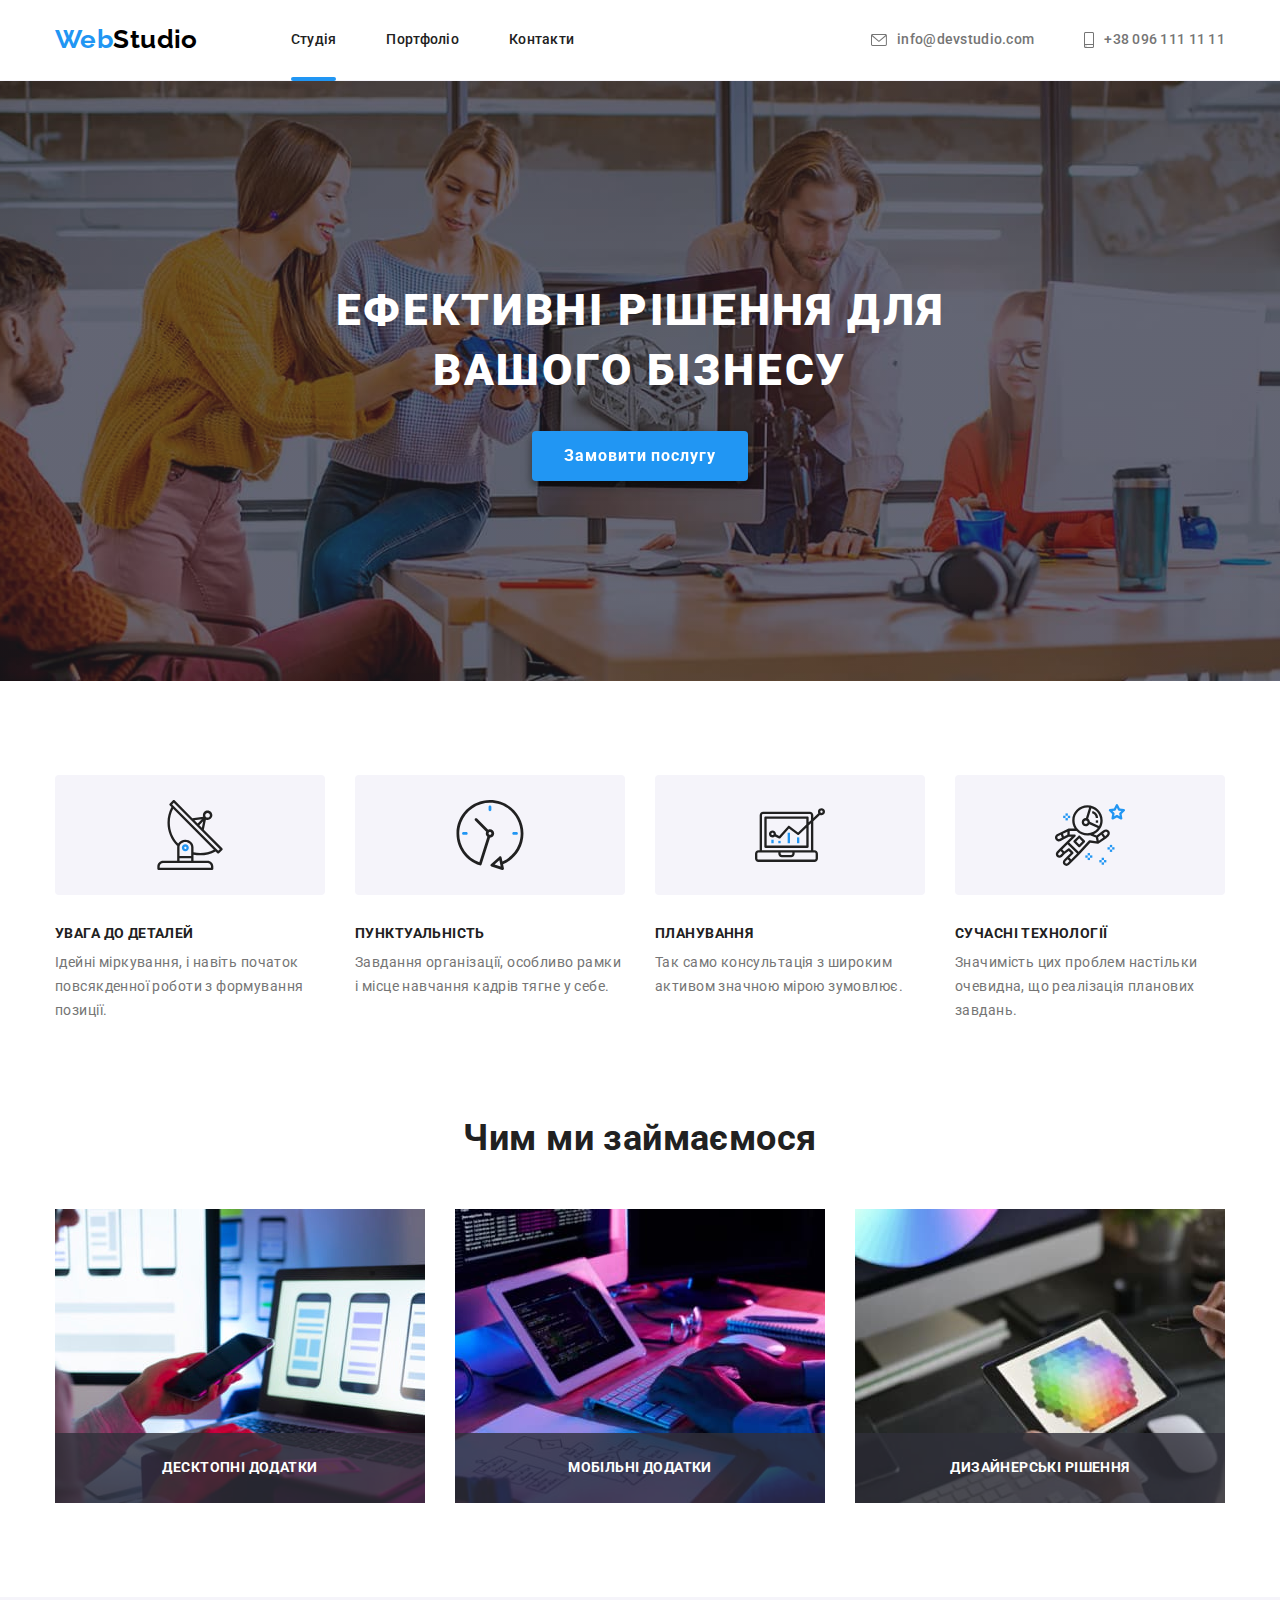
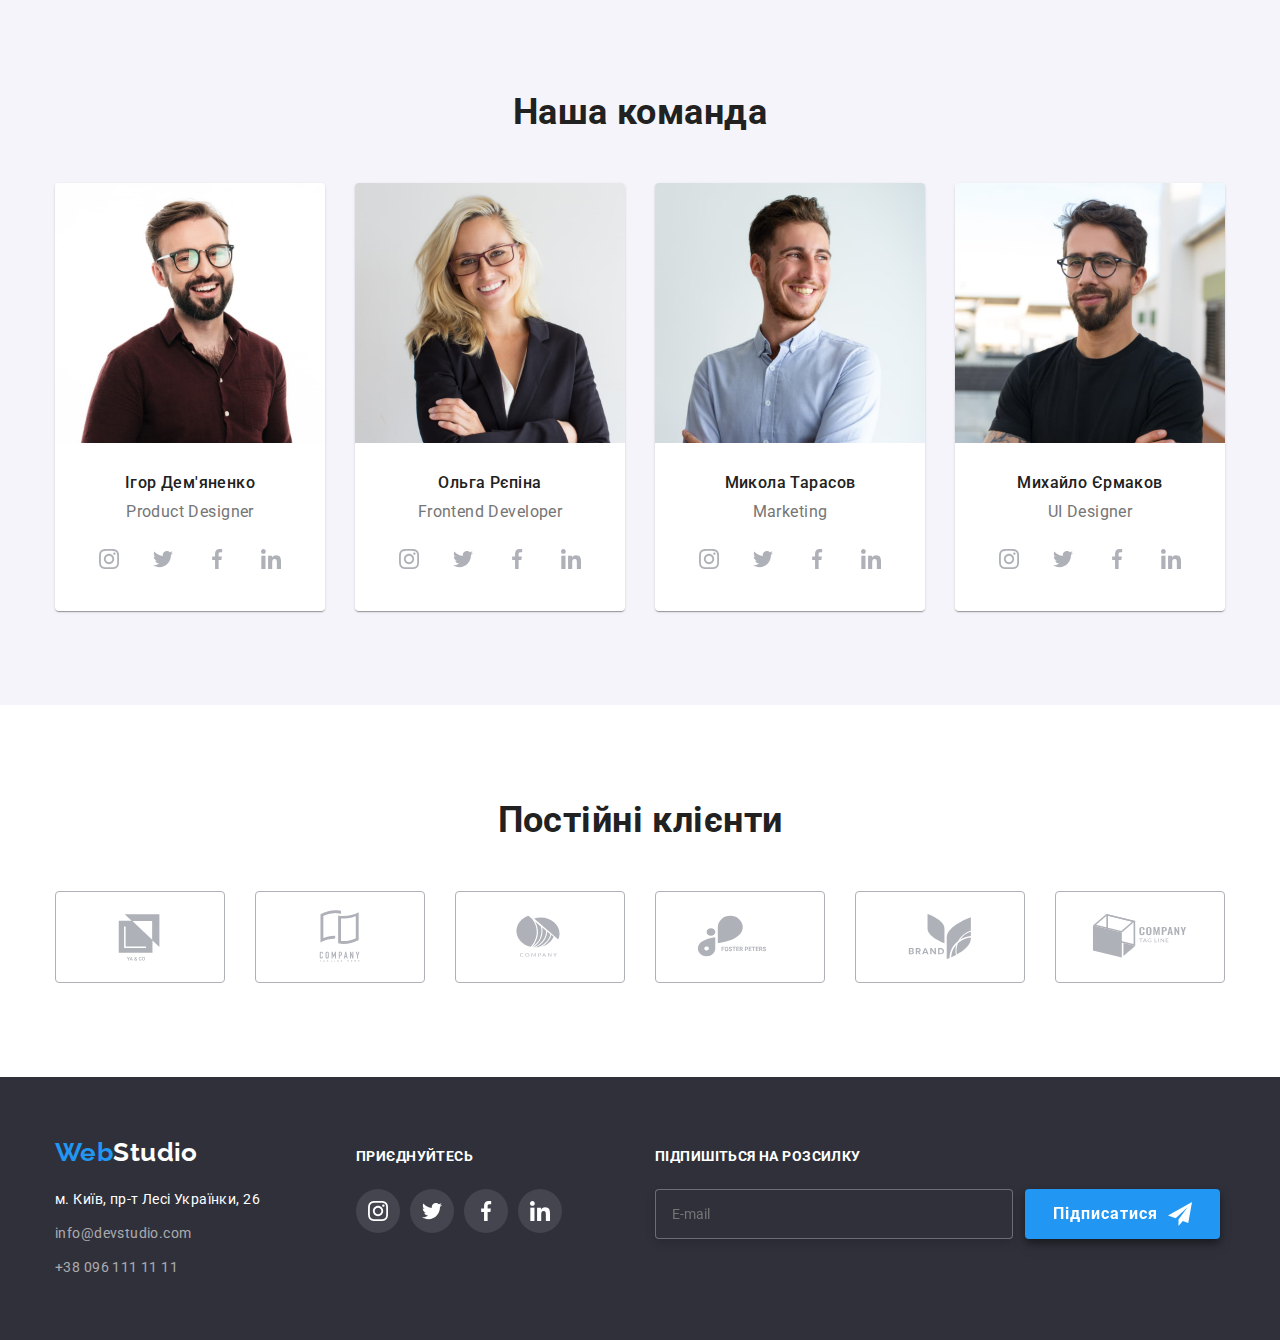
<file: index.html>
<!DOCTYPE html>
<html lang="uk">
<head>
    <meta charset="UTF-8">
    <meta http-equiv="X-UA-Compatible" content="IE=edge">
    <meta name="viewport" content="width=device-width, initial-scale=1.0">
    <title>Document</title>
    <link rel="preconnect" href="https://fonts.googleapis.com">
    <link rel="preconnect" href="https://fonts.gstatic.com" crossorigin>
    <link href="https://fonts.googleapis.com/css2?family=Raleway:wght@700&family=Roboto:wght@400;500;700;900&display=swap" rel="stylesheet">
    <link rel="stylesheet" href="https://cdnjs.cloudflare.com/ajax/libs/modern-normalize/1.1.0/modern-normalize.css" integrity="sha512-Y0MM+V6ymRKN2zStTqzQ227DWhhp4Mzdo6gnlRnuaNCbc+YN/ZH0sBCLTM4M0oSy9c9VKiCvd4Jk44aCLrNS5Q==" crossorigin="anonymous" referrerpolicy="no-referrer" />
    <link rel="stylesheet" href="./css/main.min.css">
</head>
<body>
    <!-- header -->
    <header class="header">
        <div class="container">
            <nav class="main-nav">
                <!-- Logo -->
                <a href="./index.html" lang="en" class="logo link"><span class="logo__accent">Web</span>Studio</a>
                <ul class="list main-nav__list">
                    <li class="main-nav__item"><a href="./index.html" class="main-nav__link link main-nav__underline">Студія</a></li>
                    <li class="main-nav__item"><a href="./portfolio.html" class="main-nav__link link">Портфоліо</a></li>
                    <li class="main-nav__item"><a href="" class="main-nav__link link">Контакти</a></li>
                </ul>
            </nav>
            <ul class="list header-contacts">
                <li class="header-contacts__item"><a href="mailto:info@devstudio.com" class="link header-contacts__link">
                    <svg width="16" height="12"  class="contacts-icon"><use href="./images/contacts-icons.svg#icon-mail"></use></svg>info@devstudio.com</a></li>
                <li class="header-contacts__item"><a href="tel:+380961111111" class="link header-contacts__link">
                    <svg width="10" height="16"  class="contacts-icon"><use href="./images/contacts-icons.svg#icon-smartphone"></use></svg>+38 096 111 11 11</a></li>
            </ul>
        </div>
        
    </header>
    
    <!-- main -->

    <main>

        <!-- hero -->
        <section class="hero section">
            <div class="container">
                <h1 class="hero__title">Ефективні рішення для вашого бізнесу</h1>
                <button type="button" class="hero__btn" data-modal-open>Замовити послугу</button>
            </div>
        </section>

        <section class="features section">
            <div class="container">
                <h2 class="visually-hidden">Особливості</h2>
                <ul class="list features__list">
                    <li class="features__item">
                        <div class="features__icons">
                            <svg width="70" height="70">
                                <use href="./images/icons-features.svg#icon-antenna"></use>
                            </svg>
                        </div>
                        <h3 class="features__title">УВАГА ДО ДЕТАЛЕЙ</h3>
                        <p>Ідейні міркування, і навіть початок повсякденної роботи з формування позиції.</p>
                    </li>
                    <li class="features__item">
                        <div class="features__icons">
                            <svg width="70" height="70">
                                <use href="./images/icons-features.svg#icon-clock"></use>
                            </svg>
                        </div>
                        <h3 class="features__title">ПУНКТУАЛЬНІСТЬ</h3>
                        <p>Завдання організації, особливо рамки і місце навчання кадрів тягне у себе.</p>
                    </li>
                    <li class="features__item">
                        <div class="features__icons">
                            <svg width="70" height="70">
                                <use href="./images/icons-features.svg#icon-diagram"></use>
                            </svg>
                        </div>
                        <h3 class="features__title">ПЛАНУВАННЯ</h3>
                        <p>Так само консультація з широким активом значною мірою зумовлює.</p>
                    </li>
                    <li class="features__item">
                        <div class="features__icons">
                            <svg width="70" height="70">
                                <use href="./images/icons-features.svg#icon-astronaut"></use>
                            </svg>
                        </div>
                        <h3 class="features__title">СУЧАСНІ ТЕХНОЛОГІЇ</h3>
                        <p>Значимість цих проблем настільки очевидна, що реалізація планових завдань.</p>
                    </li>
                </ul>
            </div>
        </section>

        <section class="services section">
            <div class="container">
                <h2 class="sction__title">Чим ми займаємося</h2>
                <ul class="list services-list">
                    <li class="services-item"><img
                        src="./images/img_1.jpg" 
                        alt="Програміст пише код" 
                        width="370"
                        height="294"
                        >
                        <p class="servises-title">
                            Десктопні додатки
                        </p>
                    </li>
                    <li class="services-item"><img
                        src="./images/img_2.jpg" 
                        alt="Веб розробник працює над дизайном сайту" 
                        width="370"
                        height="294"
                        >
                        <p class="servises-title">
                            Мобільні додатки
                        </p>
                    </li>
                    <li class="services-item"><img
                        src="./images/img_3.jpg" 
                        alt="Дизайнер працює з палітрою кольорів" 
                        width="370"
                        height="294"
                        >
                        <p class="servises-title">
                            Дизайнерські рішення
                        </p>
                    </li>
                </ul>
            </div>
        </section>
        
        <section class="team section">
            <div class="container">
                <h2 class="sction__title">Наша команда</h2>
                <ul class="list team__list">
                    <li class="card">
                        <img 
                            src="./images/employee_1.jpg" 
                            alt="Усміхнений чоловік в окулярах та бордовій сорочці"
                            width="270"
                            height="260"
                            >
                        <div class="card__text">
                            <h3 class="card__name">Ігор Дем'яненко</h3>
                            <p lang="en" class="card__about">Product Designer</p>
                        </div>

                        <div>
                            <ul class="social-network__list list">
                                <li class="social-network__item">
                                    <a class="social-network__link" href="">
                                        <svg width="20" height="20" class="social-network__icon">
                                            <use href="./images/social-network-icons.svg#icon-instagram"></use>
                                        </svg>
                                    </a>
                                </li>
                                <li class="social-network__item">
                                    <a class="social-network__link" href="">
                                        <svg width="20" height="20" class="social-network__icon">
                                            <use href="./images/social-network-icons.svg#icon-twitter"></use>
                                        </svg>
                                    </a>
                                </li>
                                <li class="social-network__item">
                                    <a class="social-network__link" href="">
                                        <svg width="20" height="20" class="social-network__icon">
                                            <use href="./images/social-network-icons.svg#icon-facebook"></use>
                                        </svg>
                                    </a>
                                </li>
                                <li class="social-network__item">
                                    <a class="social-network__link" href="">
                                        <svg width="20" height="20" class="social-network__icon">
                                            <use href="./images/social-network-icons.svg#icon-linkedin"></use>
                                        </svg>
                                    </a>
                                </li>
                            </ul>
                        </div>

                    </li>
                    <li class="card">
                        <img 
                            src="./images/employee_2.jpg" 
                            alt="Усміхнена жінка в окулярах та чорному жакеті"
                            width="270"
                            height="260"
                            >
                        <div class="card__text">
                            <h3 class="card__name">Ольга Рєпіна</h3>
                            <p lang="en" class="card__about">Frontend Developer</p>
                        </div>
                        <ul class="social-network__list list">
                            <li class="social-network__item">
                                <a class="social-network__link" href="">
                                    <svg width="20" height="20" class="social-network__icon">
                                        <use href="./images/social-network-icons.svg#icon-instagram"></use>
                                    </svg>
                                </a>
                            </li>
                            <li class="social-network__item">
                                <a class="social-network__link" href="">
                                    <svg width="20" height="20" class="social-network__icon">
                                        <use href="./images/social-network-icons.svg#icon-twitter"></use>
                                    </svg>
                                </a>
                            </li>
                            <li class="social-network__item">
                                <a class="social-network__link" href="">
                                    <svg width="20" height="20" class="social-network__icon">
                                        <use href="./images/social-network-icons.svg#icon-facebook"></use>
                                    </svg>
                                </a>
                            </li>
                            <li class="social-network__item">
                                <a class="social-network__link" href="">
                                    <svg width="20" height="20" class="social-network__icon">
                                        <use href="./images/social-network-icons.svg#icon-linkedin"></use>
                                    </svg>
                                </a>
                            </li>
                        </ul>
                    </li>
                    <li class="card">
                        <img 
                            src="./images/employee_3.jpg" 
                            alt="Усміхнений чоловік в блакитній сорочці"
                            width="270"
                            height="260"
                            >
                        <div class="card__text">
                            <h3 class="card__name">Микола Тарасов</h3>
                            <p lang="en" class="card__about">Marketing</p>
                        </div>
                        <ul class="social-network__list list">
                            <li class="social-network__item">
                                <a class="social-network__link" href="">
                                    <svg width="20" height="20" class="social-network__icon">
                                        <use href="./images/social-network-icons.svg#icon-instagram"></use>
                                    </svg>
                                </a>
                            </li>
                            <li class="social-network__item">
                                <a class="social-network__link" href="">
                                    <svg width="20" height="20" class="social-network__icon">
                                        <use href="./images/social-network-icons.svg#icon-twitter"></use>
                                    </svg>
                                </a>
                            </li>
                            <li class="social-network__item">
                                <a class="social-network__link" href="">
                                    <svg width="20" height="20" class="social-network__icon">
                                        <use href="./images/social-network-icons.svg#icon-facebook"></use>
                                    </svg>
                                </a>
                            </li>
                            <li class="social-network__item">
                                <a class="social-network__link" href="">
                                    <svg width="20" height="20" class="social-network__icon">
                                        <use href="./images/social-network-icons.svg#icon-linkedin"></use>
                                    </svg>
                                </a>
                            </li>
                        </ul>
                    </li>
                    <li class="card">
                        <img 
                            src="./images/employee_4.jpg" 
                            alt="Усміхнений чоловік в окулярах та чорній футболці"
                            width="270"
                            height="260"
                            >
                        <div class="card__text">
                            <h3 class="card__name">Михайло Єрмаков</h3>
                            <p lang="en" class="card__about">UI Designer</p>
                        </div>
                        <ul class="social-network__list list">
                            <li class="social-network__item">
                                <a class="social-network__link" href="">
                                    <svg width="20" height="20" class="social-network__icon">
                                        <use href="./images/social-network-icons.svg#icon-instagram"></use>
                                    </svg>
                                </a>
                            </li>
                            <li class="social-network__item">
                                <a class="social-network__link" href="">
                                    <svg width="20" height="20" class="social-network__icon">
                                        <use href="./images/social-network-icons.svg#icon-twitter"></use>
                                    </svg>
                                </a>
                            </li>
                            <li class="social-network__item">
                                <a class="social-network__link" href="">
                                    <svg width="20" height="20" class="social-network__icon">
                                        <use href="./images/social-network-icons.svg#icon-facebook"></use>
                                    </svg>
                                </a>
                            </li>
                            <li class="social-network__item">
                                <a class="social-network__link" href="">
                                    <svg width="20" height="20" class="social-network__icon">
                                        <use href="./images/social-network-icons.svg#icon-linkedin"></use>
                                    </svg>
                                </a>
                            </li>
                        </ul>
                    </li>
                </ul>
            </div>
        </section>

        <section class="section">
            <div class="container">
                <h2 class="sction__title">Постійні клієнти</h2>
                <div>
                    <ul class="list clients__list">
                        <li class="clients__item">
                            <a href="" class="clients__link">
                                <svg width="106" height="60" class="clients">
                                    <use href="./images/clients-icons.svg#icon-Logo-1"></use>
                                </svg>
                            </a>
                        </li>
                        <li class="clients__item">
                            <a href="" class="clients__link">
                                <svg width="106" height="60" class="clients">
                                    <use href="./images/clients-icons.svg#icon-Logo-2"></use>
                                </svg>
                            </a>
                        </li>
                        <li class="clients__item">
                            <a href="" class="clients__link">
                                <svg width="106" height="60" class="clients">
                                    <use href="./images/clients-icons.svg#icon-Logo-3"></use>
                                </svg>
                            </a>
                        </li>
                        <li class="clients__item">
                            <a href="" class="clients__link">
                                <svg width="106" height="60" class="clients">
                                    <use href="./images/clients-icons.svg#icon-Logo-4"></use>
                                </svg>
                            </a>
                        </li>
                        <li class="clients__item">
                            <a href="" class="clients__link">
                                <svg width="106" height="60" class="clients">
                                    <use href="./images/clients-icons.svg#icon-Logo-5"></use>
                                </svg>
                            </a>
                        </li>
                        <li class="clients__item">
                            <a href="" class="clients__link">
                                <svg width="106" height="60" class="clients">
                                    <use href="./images/clients-icons.svg#icon-Logo-6"></use>
                                </svg>
                            </a>
                        </li>
                    </ul>
                </div>
            </div>
        </section>

    </main>

    <!--footer-->

    <footer class="footer">
        <div class="container footer__container">
            
            <div class="address">
                <!--Logo-->
                <a href="" lang="en" class="footer__logo link"><span class="logo__accent link">Web</span>Studio</a>
                <address>
                    <ul class="address__list">
                        <li class="address__item"><a 
                                href="https://goo.gl/maps/4PHzCo6PyJ894an87"
                                target="_blank"
                                rel="noopened noreferrer nofollow"
                                class="link address__map"
                                >
                                м. Київ, пр-т Лесі Українки, 26
                            </a>
                        </li>
                        <li class="address__item"><a href="mailto:info@devstudio.com" class="link address__link">info@devstudio.com</a></li>
                        <li class="address__item"><a href="tell:+380961111111" class="link address__link">+38 096 111 11 11</a></li>
                    </ul>
                </address>
            </div>

            <div class="join">
                <p class="form-title">приєднуйтесь</p>
                <ul class="social-network__list join__list">
                    <li class="social-network__item">
                        <a class="social-network__link" href="">
                            <svg width="20" height="20" class="join__icon">
                                <use href="./images/social-network-icons.svg#icon-instagram"></use>
                            </svg>
                        </a>
                    </li>
                    <li class="social-network__item">
                        <a class="social-network__link" href="">
                            <svg width="20" height="20" class="join__icon">
                                <use href="./images/social-network-icons.svg#icon-twitter"></use>
                            </svg>
                        </a>
                    </li>
                    <li class="social-network__item">
                        <a class="social-network__link" href="">
                            <svg width="20" height="20" class="join__icon">
                                <use href="./images/social-network-icons.svg#icon-facebook"></use>
                            </svg>
                        </a>
                    </li>
                    <li class="social-network__item">
                        <a class="social-network__link" href="">
                            <svg width="20" height="20" class="join__icon">
                                <use href="./images/social-network-icons.svg#icon-linkedin"></use>
                            </svg>
                        </a>
                    </li>
                </ul>
                
            </div>
            <form action="" class="subscription">
                <div class="subscription__form">
                    <label for="subscription" class="form-title">Підпишіться на розсилку</label>
                    <input type="email"  name="email" class="subscription__input" placeholder="E-mail" id="subscription">
                </div>
                <button type="submit" class="subscription__btn">Підписатися
                    <svg width="24" height="24"  class="subscription__icon"><use href="./images/contacts-icons.svg#icon-send"></use>
                    </svg>
                </button>
            </form>
        </div>

        <div class="backdrop is-hidden" data-modal>
            <div class="modal">
                <button class="close__btn" data-modal-close>
                    <svg class="close">
                        <use href="./images/contacts-icons.svg#x"></use>
                    </svg>
                </button>
                <h3 class="modal__title">Залиште свої дані, ми вам передзвонимо</h3>
                <form action="" class="modal-form">
                    <div class="modal__input-group">
                        <label for="name" class="modal__input-title">Ім'я</label>
                        <div class="modal__icon-container">
                            <input type="text" name="user-name" class="modal__input" id="name">
                            <svg width="18" height="18"  class="modal__icon"><use href="./images/contacts-icons.svg#icon-person"></use>
                            </svg>
                        </div>
                    </div>
                    <div class="modal__input-group">
                        <label for="tel" class="modal__input-title">Телефон</label>
                        <div class="modal__icon-container">
                            <input type="number" name="tel" class="modal__input" id="tel">
                            <svg width="18" height="18"  class="modal__icon"><use href="./images/contacts-icons.svg#icon-phone"></use>
                            </svg>
                        </div>
                    </div>
                    <div class="modal__input-group">
                        <label for="email-modal" class="modal__input-title">Пошта</label>
                        <div class="modal__icon-container">
                            <input type="mail" name="email" class="modal__input" id="email-modal">
                            <svg width="18" height="18"  class="modal__icon"><use href="./images/contacts-icons.svg#icon-email"></use>
                            </svg>
                        </div>
                    </div>
                    <div class="modal__input-group input-group__textarea">
                        <label for="comment" class="modal__input-title">Коментар</label>
                        <div class="modal__icon-container">
                            <textarea name="comment" class="modal__textarea" id="comment" placeholder="Введіть текст"></textarea>
                        </div>
                    </div>
                    <div class="modal__checkbox">
                        <input type="checkbox" name="politic" id="politic" class="modal__politic-check visually-hidden" >
                        <label for="politic" class="modal__politic-label">Погоджуюся з розсилкою та приймаю  <a href="" class="modal__link">Умови договору</a></label>
                    </div>
                    <button type="submit" class="modal__main-btn">Відправити</button>
                    
                </form>
            </div>
        </div>
        

        

    </footer>
    <script src="./js/modal.js"></script>
</body>
</html>
</file>
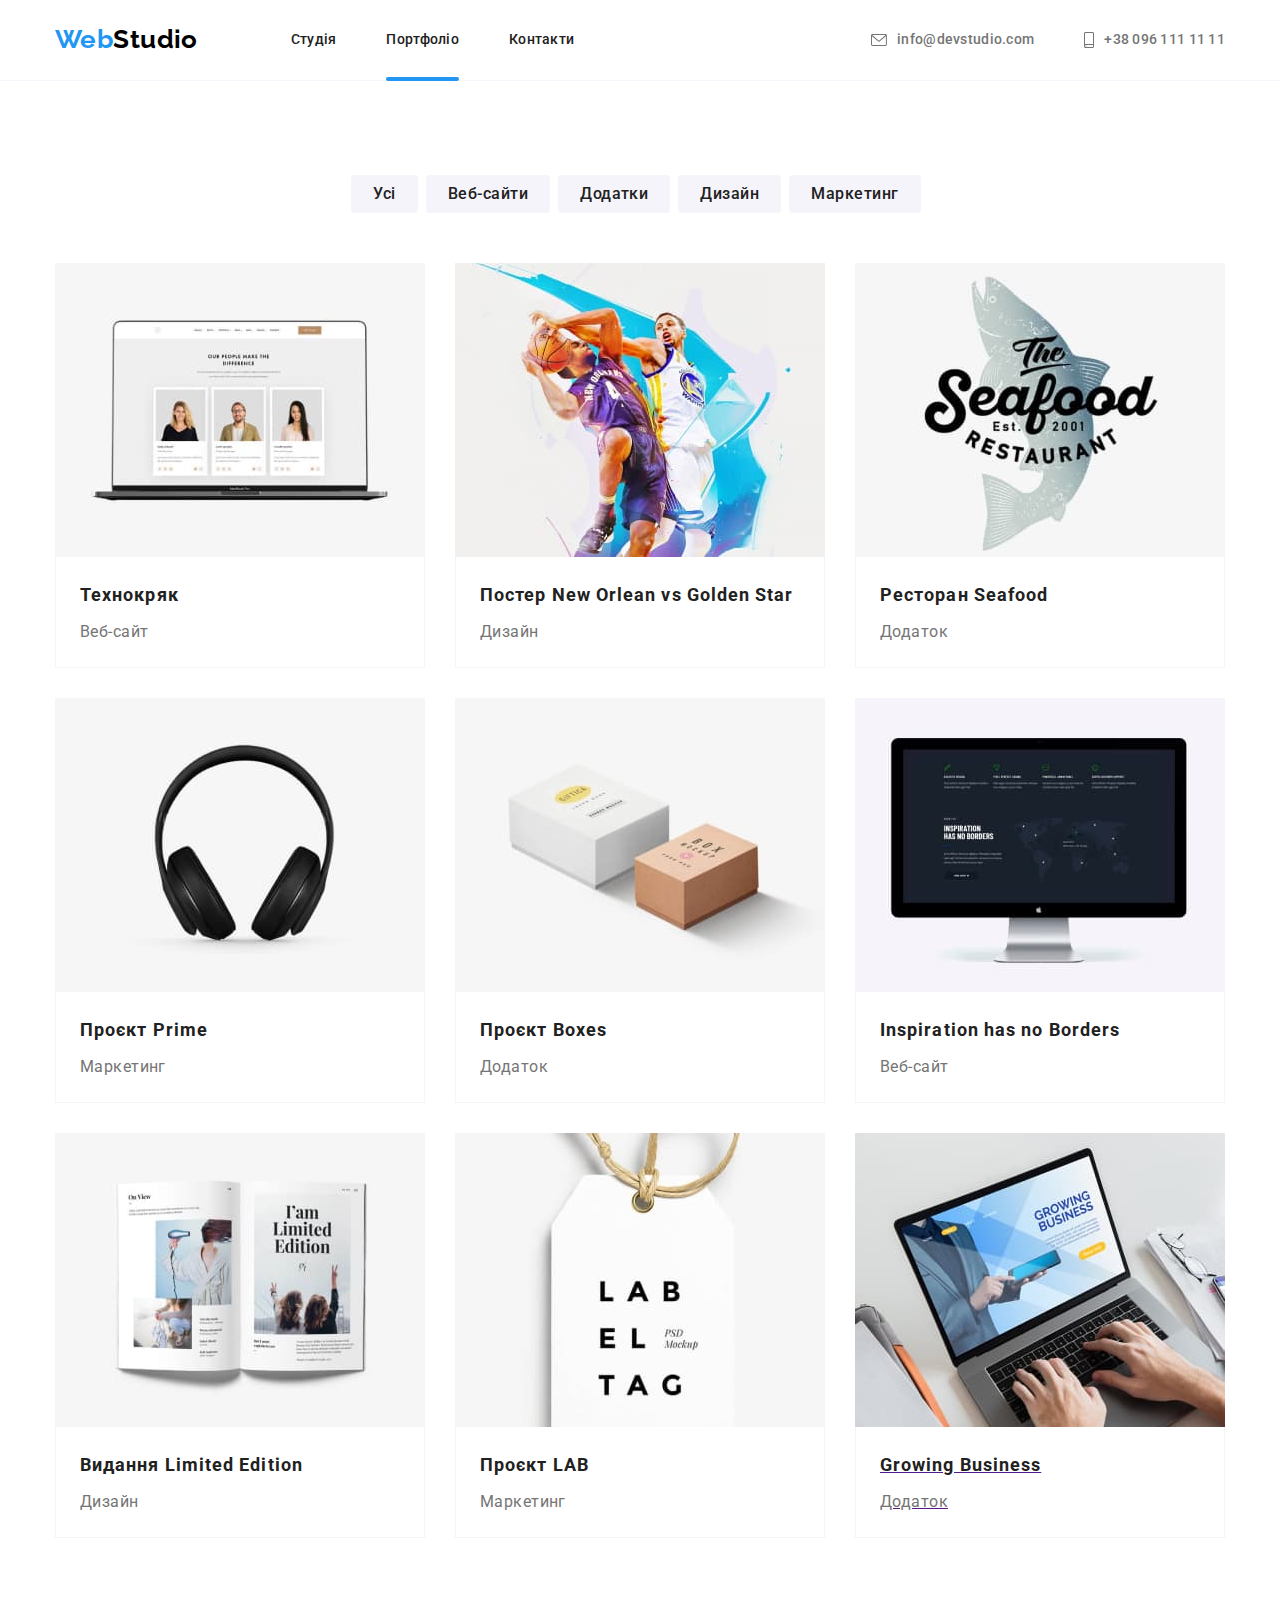
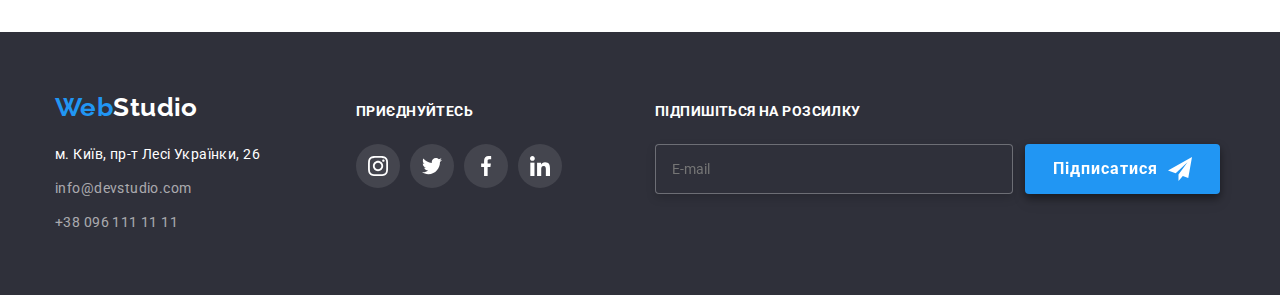
<file: portfolio.html>
<!DOCTYPE html>
<html lang="uk">
<head>
    <meta charset="UTF-8">
    <meta http-equiv="X-UA-Compatible" content="IE=edge">
    <meta name="viewport" content="width=device-width, initial-scale=1.0">
    <title>Document</title>
    <link rel="preconnect" href="https://fonts.googleapis.com">
    <link rel="preconnect" href="https://fonts.gstatic.com" crossorigin>
    <link href="https://fonts.googleapis.com/css2?family=Raleway:wght@700&family=Roboto:wght@400;500;700;900&display=swap" rel="stylesheet">
    <link rel="stylesheet" href="https://cdnjs.cloudflare.com/ajax/libs/modern-normalize/1.1.0/modern-normalize.css" integrity="sha512-Y0MM+V6ymRKN2zStTqzQ227DWhhp4Mzdo6gnlRnuaNCbc+YN/ZH0sBCLTM4M0oSy9c9VKiCvd4Jk44aCLrNS5Q==" crossorigin="anonymous" referrerpolicy="no-referrer" />
    <link rel="stylesheet" href="./css/main.min.css">
</head>
</head>

<body>
    <!-- header -->
    <header class="header">
        <div class="container">
            <nav class="main-nav">
                <!-- Logo -->
                <a href="./index.html" lang="en" class="logo link"><span class="logo__accent">Web</span>Studio</a>
                <ul class="list main-nav__list">
                    <li class="main-nav__item"><a href="./index.html" class="main-nav__link link ">Студія</a></li>
                    <li class="main-nav__item"><a href="./portfolio.html" class="main-nav__link link main-nav__underline">Портфоліо</a></li>
                    <li class="main-nav__item"><a href="" class="main-nav__link link">Контакти</a></li>
                </ul>
            </nav>
            <ul class="list header-contacts">
                <li class="header-contacts__item"><a href="mailto:info@devstudio.com" class="link header-contacts__link">
                    <svg width="16" height="12"  class="contacts-icon"><use href="./images/contacts-icons.svg#icon-mail"></use></svg>info@devstudio.com</a></li>
                <li class="header-contacts__item"><a href="tel:+380961111111" class="link header-contacts__link">
                    <svg width="10" height="16"  class="contacts-icon"><use href="./images/contacts-icons.svg#icon-smartphone"></use></svg>+38 096 111 11 11</a></li>
            </ul>
        </div>
        
    </header>
     
    <!-- main -->

    <main>
        <section class="portfolio section">
            <div class="container">
                <h1 class="visually-hidden">
                    Портфоліо
                </h1>
                <ul class="list filter">
                    <li class="filter__item">
                        <button type="button" class="filter__btn pointer">Усі</button>
                    </li>

                    <li class="filter__item">
                        <button type="button" class="filter__btn pointer">Веб-сайти</button>
                    </li>

                    <li class="filter__item">
                        <button type="button" class="filter__btn pointer">Додатки</button>
                    </li>

                    <li class="filter__item">
                        <button type="button" class="filter__btn pointer">Дизайн</button>
                    </li>

                    <li class="filter__item">
                        <button type="button" class="filter__btn pointer">Маркетинг</button>
                    </li>
                </ul>

                <ul class="list portfolio">
                    <li class="item portfolio__item">
                        <a href="" class="portfolio__link link">
                        <div class="portfolio__img">
                            <img src="./images/portfolio-images/img-1.jpg" alt="Ноутбук на якому відкрито сайт">
                            <p class="portfolio__overlay-text">Ресурс пропонує комплексні пропозиції з різним рівнем функціоналу та сервісів. Все це дозволить відвідувачу отримати вичерпні відомості про компанію чи приватну особу.</p>
                        </div>
                        <div class="portfolio__text">    
                            <h2 class="portfolio__title">Технокряк</h2>
                            <p class="portfolio__unit">Веб-сайт</p>
                        </div>
                    </a>
                    </li>
                    <li class="item portfolio__item">
                        <a href="" class="portfolio__link link">
                            <div class="portfolio__img">
                                <img src="./images/portfolio-images/img-2.jpg" alt="Стилізоване зображення з баскетболістами" width="370">
                                <p class="portfolio__overlay-text">Ресурс пропонує комплексні пропозиції з різним рівнем функціоналу та сервісів. Все це дозволить відвідувачу отримати вичерпні відомості про компанію чи приватну особу.</p>
                            </div>
                            <div class="portfolio__text"> 
                                <h2 class="portfolio__title">Постер New Orlean vs Golden Star</h2>
                                <p class="portfolio__unit">Дизайн</p>
                            </div>
                        </a>
                    </li>
                    <li class="item portfolio__item">
                        <a href="" class="portfolio__link link">
                            <div class="portfolio__img">
                                <img src="./images/portfolio-images/img-3.jpg" alt="Лого ресторану на стиліозваному тлі" width="370">
                                <p class="portfolio__overlay-text">Ресурс пропонує комплексні пропозиції з різним рівнем функціоналу та сервісів. Все це дозволить відвідувачу отримати вичерпні відомості про компанію чи приватну особу.</p>
                            </div>
                            <div class="portfolio__text">
                                <h2 class="portfolio__title">Ресторан Seafood</h2>
                                <p class="portfolio__unit">Додаток</p>
                            </div>
                        </a>
                    </li>
                    <li class="item portfolio__item">
                        <a href="" class="portfolio__link link">
                            <div class="portfolio__img">
                                <img src="./images/portfolio-images/img-4.jpg" alt="Акустичні навушники" width="370">
                                <p class="portfolio__overlay-text">Ресурс пропонує комплексні пропозиції з різним рівнем функціоналу та сервісів. Все це дозволить відвідувачу отримати вичерпні відомості про компанію чи приватну особу.</p>
                            </div>
                            <div class="portfolio__text">
                                <h2 class="portfolio__title">Проєкт Prime</h2>
                                <p class="portfolio__unit">Маркетинг</p>
                            </div>
                        </a>
                    </li>
                    <li class="item portfolio__item">
                        <a href="" class="portfolio__link link">
                            <div class="portfolio__img">
                                <img src="./images/portfolio-images/img-5.jpg" alt="Дві коробки, білого та коричневого кольору" width="370">
                                <p class="portfolio__overlay-text">Ресурс пропонує комплексні пропозиції з різним рівнем функціоналу та сервісів. Все це дозволить відвідувачу отримати вичерпні відомості про компанію чи приватну особу.</p>
                            </div>
                            <div class="portfolio__text">
                                <h2 class="portfolio__title">Проєкт Boxes</h2>
                                <p class="portfolio__unit">Додаток</p>
                            </div>
                        </a>
                    </li>
                    <li class="item portfolio__item">
                        <a href="" class="portfolio__link link">
                            <div class="portfolio__img">
                                <img src="./images/portfolio-images/img-6.jpg" alt="Монітор ПК з відкритим на ньому сайтом" width="370">
                                <p class="portfolio__overlay-text">Ресурс пропонує комплексні пропозиції з різним рівнем функціоналу та сервісів. Все це дозволить відвідувачу отримати вичерпні відомості про компанію чи приватну особу.</p>
                            </div>
                            <div class="portfolio__text">
                                <h2 class="portfolio__title">Inspiration has no Borders</h2>
                                <p class="portfolio__unit">Веб-сайт</p>
                            </div>
                        </a>
                    </li>
                    <li class="item portfolio__item">
                        <a href="" class="portfolio__link link">
                            <div class="portfolio__img">
                                <img src="./images/portfolio-images/img-7.jpg" alt="Журнал" width="370">
                                <p class="portfolio__overlay-text">Ресурс пропонує комплексні пропозиції з різним рівнем функціоналу та сервісів. Все це дозволить відвідувачу отримати вичерпні відомості про компанію чи приватну особу.</p>
                            </div>
                            <div class="portfolio__text">
                                <h2 class="portfolio__title">Видання Limited Edition</h2>
                                <p class="portfolio__unit">Дизайн</p>
                            </div>
                        </a>
                    </li>
                    <li class="item portfolio__item">
                        <a href="" class="portfolio__link link">
                            <div class="portfolio__img">
                                <img src="./images/portfolio-images/img-8.jpg" alt="Бірка" width="370">
                                <p class="portfolio__overlay-text">Ресурс пропонує комплексні пропозиції з різним рівнем функціоналу та сервісів. Все це дозволить відвідувачу отримати вичерпні відомості про компанію чи приватну особу.</p>
                            </div>
                            <div class="portfolio__text">
                                <h2 class="portfolio__title">Проєкт LAB</h2>
                                <p class="portfolio__unit">Маркетинг</p>
                            </div>
                        </a>
                    </li>
                    <li class="item portfolio__item">
                        <a href="" class="portfolio__link">
                            <div class="portfolio__img">
                                <img src="./images/portfolio-images/img-9.jpg" alt="Людина працює за комп'ютером" width="370">
                                <p class="portfolio__overlay-text">Ресурс пропонує комплексні пропозиції з різним рівнем функціоналу та сервісів. Все це дозволить відвідувачу отримати вичерпні відомості про компанію чи приватну особу.</p>
                            </div>
                            <div class="portfolio__text">
                                <h2 class="portfolio__title">Growing Business</h2>
                                <p class="portfolio__unit">Додаток</p>
                            </div>
                        </a>
                    </li>
                </ul>
        </div>
        </section>

    </main>
    <!--footer-->

    <footer class="footer">
        <div class="container footer__container">
            
            <div class="address">
                <!--Logo-->
                <a href="" lang="en" class="footer__logo link"><span class="logo__accent link">Web</span>Studio</a>
                <address>
                    <ul class="address__list">
                        <li class="address__item"><a 
                                href="https://goo.gl/maps/4PHzCo6PyJ894an87"
                                target="_blank"
                                rel="noopened noreferrer nofollow"
                                class="link address__map"
                                >
                                м. Київ, пр-т Лесі Українки, 26
                            </a>
                        </li>
                        <li class="address__item"><a href="mailto:info@devstudio.com" class="link address__link">info@devstudio.com</a></li>
                        <li class="address__item"><a href="tell:+380961111111" class="link address__link">+38 096 111 11 11</a></li>
                    </ul>
                </address>
            </div>

            <div class="join">
                <p class="form-title">приєднуйтесь</p>
                <ul class="social-network__list join__list">
                    <li class="social-network__item">
                        <a class="social-network__link" href="">
                            <svg width="20" height="20" class="join__icon">
                                <use href="./images/social-network-icons.svg#icon-instagram"></use>
                            </svg>
                        </a>
                    </li>
                    <li class="social-network__item">
                        <a class="social-network__link" href="">
                            <svg width="20" height="20" class="join__icon">
                                <use href="./images/social-network-icons.svg#icon-twitter"></use>
                            </svg>
                        </a>
                    </li>
                    <li class="social-network__item">
                        <a class="social-network__link" href="">
                            <svg width="20" height="20" class="join__icon">
                                <use href="./images/social-network-icons.svg#icon-facebook"></use>
                            </svg>
                        </a>
                    </li>
                    <li class="social-network__item">
                        <a class="social-network__link" href="">
                            <svg width="20" height="20" class="join__icon">
                                <use href="./images/social-network-icons.svg#icon-linkedin"></use>
                            </svg>
                        </a>
                    </li>
                </ul>
                
            </div>
            <form action="" class="subscription">
                <div class="subscription__form">
                    <label for="subscription" class="form-title">Підпишіться на розсилку</label>
                    <input type="email"  name="email" class="subscription__input" placeholder="E-mail" id="subscription">
                </div>
                <button type="submit" class="subscription__btn">Підписатися
                    <svg width="24" height="24"  class="subscription__icon"><use href="./images/contacts-icons.svg#icon-send"></use>
                    </svg>
                </button>
            </form>
        </div>

        <div class="backdrop is-hidden" data-modal>
            <div class="modal">
                <button class="close__btn" data-modal-close>
                    <svg class="close">
                        <use href="./images/contacts-icons.svg#x"></use>
                    </svg>
                </button>
                <h3 class="modal__title">Залиште свої дані, ми вам передзвонимо</h3>
                <form action="" class="modal-form">
                    <div class="modal__input-group">
                        <label for="name" class="modal__input-title">Ім'я</label>
                        <div class="modal__icon-container">
                            <input type="text" name="user-name" class="modal__input" id="name">
                            <svg width="18" height="18"  class="modal__icon"><use href="./images/contacts-icons.svg#icon-person"></use>
                            </svg>
                        </div>
                    </div>
                    <div class="modal__input-group">
                        <label for="tel" class="modal__input-title">Телефон</label>
                        <div class="modal__icon-container">
                            <input type="number" name="tel" class="modal__input" id="tel">
                            <svg width="18" height="18"  class="modal__icon"><use href="./images/contacts-icons.svg#icon-phone"></use>
                            </svg>
                        </div>
                    </div>
                    <div class="modal__input-group">
                        <label for="email-modal" class="modal__input-title">Пошта</label>
                        <div class="modal__icon-container">
                            <input type="mail" name="email" class="modal__input" id="email-modal">
                            <svg width="18" height="18"  class="modal__icon"><use href="./images/contacts-icons.svg#icon-email"></use>
                            </svg>
                        </div>
                    </div>
                    <div class="modal__input-group input-group__textarea">
                        <label for="comment" class="modal__input-title">Коментар</label>
                        <div class="modal__icon-container">
                            <textarea name="comment" class="modal__textarea" id="comment" placeholder="Введіть текст"></textarea>
                        </div>
                    </div>
                    <div class="modal__checkbox">
                        <input type="checkbox" name="politic" id="politic" class="modal__politic-check visually-hidden" >
                        <label for="politic" class="modal__politic-label">Погоджуюся з розсилкою та приймаю  <a href="" class="modal__link">Умови договору</a></label>
                    </div>
                    <button type="submit" class="modal__main-btn">Відправити</button>
                    
                </form>
            </div>
        </div>
        

        

    </footer>
    <script src="./js/modal.js"></script>
</body>
</html>
</file>
<file: css/main.min.css>
:root{--bg-color: #ffffff;--main-color: #2F303A;--accent-color: #2196F3;--title-text-color: #212121;--text-color: #757575;--btn-hover: #188CE8;--bg-color-utility: #F5F4FA;--icon-color: #AFB1B8;--card-shadow: 0px 2px 1px -1px rgba(0, 0, 0, 0.2), 0px 1px 1px 0px rgba(0, 0, 0, 0.14), 0px 1px 3px 0px rgba(0, 0, 0, 0.12)}body{font-family:"Roboto";font-size:14px;line-height:1.71;letter-spacing:.03em;color:var(--text-color)}p,h1,h2,h3,h4,h5,h6{margin:0px}h2{font-size:36px}ul{margin:0px;padding-left:0px}img{display:block;max-width:100%;height:auto}button{cursor:pointer}.visually-hidden{position:absolute;width:1px;height:1px;margin:-1px;border:0;padding:0;opacity:0;white-space:nowrap;-webkit-clip-path:inset(100%);clip-path:inset(100%);clip:rect(0 0 0 0);overflow:hidden}.container{width:1200px;padding:0px 15px;margin:0 auto}.link{text-decoration:none}.list{list-style:none}.section{padding-top:94px;padding-bottom:94px}.sction__title{margin-bottom:50px;line-height:1.17;text-align:center;color:var(--title-text-color)}.backdrop{position:fixed;top:0;left:0;background-color:rgba(0,0,0,.1);opacity:1;width:100%;height:100%;transition-property:opacity,visibility;transition-duration:250ms;transition-timing-function:cubic-bezier(0.4, 0, 0.2, 1)}.backdrop.is-hidden{opacity:0;pointer-events:none;visibility:hidden}.modal{position:absolute;top:50%;left:50%;transform:translate(-50%, -50%) scale(1);min-width:528px;min-height:581px;border-radius:4px;padding:40px;background-color:var(--bg-color);transition-property:transform;transition-duration:250ms;transition-timing-function:cubic-bezier(0.4, 0, 0.2, 1)}.modal__input{width:100%;height:40px;padding-right:12px;padding-left:42px;border:1px solid rgba(33,33,33,.2);border-radius:4px;font-size:12px;line-height:14px;letter-spacing:.01em;color:var(--text-color);outline:rgba(0,0,0,0);cursor:pointer;transition-property:border;transition-duration:250ms;transition-timing-function:cubic-bezier(0.4, 0, 0.2, 1)}.modal__input:focus{border-color:var(--accent-color)}.modal__input:focus+svg{fill:var(--accent-color)}.backdrop.is-hidden .modal{transform:translate(-50%, -50%) scale(0.9)}.close{fill:#000;width:11px;height:11px;transition-property:fill;transition-duration:250ms;transition-timing-function:cubic-bezier(0.4, 0, 0.2, 1)}.close__btn{display:flex;justify-content:center;align-items:center;position:absolute;top:8px;right:8px;width:30px;height:30px;border-radius:50%;background-color:var(--bg-color);border-color:rgba(0,0,0,.1)}.close__btn:focus .close,.close__btn:hover .close{fill:var(--accent-color)}.modal__title{font-size:20px;line-height:1.15;text-align:center;color:var(--title-text-color);margin-bottom:12px}.modal__input-group{display:flex;flex-direction:column;margin-bottom:10px}.modal__input-title{font-size:12px;line-height:1.16;letter-spacing:.01em;color:var(--text-color);margin-bottom:4px}.modal__icon-container{position:relative}.modal__icon{position:absolute;left:12px;top:50%;transform:translateY(-50%);fill:#000;transition-property:fill;transition-duration:250ms;transition-timing-function:cubic-bezier(0.4, 0, 0.2, 1)}.modal__textarea{display:block;width:100%;height:120px;resize:none;margin-bottom:20px;padding:12px 16px;border:1px solid rgba(33,33,33,.2);border-radius:4px;font-size:12px;line-height:14px;letter-spacing:.01em;color:var(--text-color);outline:rgba(0,0,0,0);cursor:pointer;transition-property:border;transition-duration:250ms;transition-timing-function:cubic-bezier(0.4, 0, 0.2, 1)}.modal__textarea::-moz-placeholder{color:rgba(117,117,117,.5)}.modal__textarea:-ms-input-placeholder{color:rgba(117,117,117,.5)}.modal__textarea::placeholder{color:rgba(117,117,117,.5)}.modal__textarea:focus{border-color:var(--accent-color)}.modal__checkbox{display:flex;justify-content:center;margin-bottom:30px}label.modal__politic-label{display:flex;align-items:center;color:var(--text-color);cursor:pointer}label.modal__politic-label::before{content:"";width:15px;height:15px;border:2px solid #000;border-radius:2px;margin-right:9px;transition-property:background-color border;transition-duration:250ms;transition-timing-function:cubic-bezier(0.4, 0, 0.2, 1)}.modal__politic-check:checked+label::before{background-color:var(--accent-color);border:none;background-image:url(../images/check.svg);background-repeat:no-repeat;background-position:center}.modal__link{color:var(--accent-color)}.modal__main-btn{display:flex;justify-content:center;align-items:center;border:none;filter:drop-shadow(0px 4px 4px rgba(0, 0, 0, 0.25)) drop-shadow(0px 4px 4px rgba(0, 0, 0, 0.25));border-radius:4px;margin-left:auto;margin-right:auto;height:50px;width:200px;Font-family:inherit;font-weight:700;font-size:16px;line-height:1.88;align-items:center;text-align:center;letter-spacing:.06em;color:var(--bg-color);background-color:var(--accent-color);transition-property:background-color;transition-duration:250ms;transition-timing-function:cubic-bezier(0.4, 0, 0.2, 1)}.header{border-bottom:1px solid var(--bg-color-utility)}.logo{display:block;padding-top:24px;padding-bottom:25px;margin-right:93px;font-style:normal;font-family:"Raleway";font-weight:700;font-size:26px;line-height:1.19;color:#000}.logo__accent{color:var(--accent-color)}.main-nav{display:flex}.main-nav__list{display:flex}.main-nav__item{margin-right:50px}.main-nav__item:last-child{margin-right:0px}.main-nav__link{font-weight:500;line-height:1.14;letter-spacing:.02em;color:var(--title-text-color);display:block;padding-top:32px;padding-bottom:32px;transition-property:color;transition-duration:250ms;transition-timing-function:cubic-bezier(0.4, 0, 0.2, 1);position:relative}.main-nav__link:hover,.main-nav__link:focus{color:var(--accent-color)}.main-nav__underline::after{content:"";display:block;width:100%;height:4px;border-radius:2px;background-color:var(--accent-color);position:absolute;bottom:-1px}header .container{display:flex}.header-contacts{display:flex;margin-left:auto}.header-contacts__link{font-weight:500;line-height:1.14;letter-spacing:.02em;color:var(--text-color);display:flex;align-items:center;padding-top:32px;padding-bottom:32px;transition-property:color;transition-duration:250ms;transition-timing-function:cubic-bezier(0.4, 0, 0.2, 1)}.header-contacts__link:hover,.header-contacts__link:focus{color:var(--accent-color)}.header-contacts__item{margin-right:50px;align-items:center}.header-contacts__item:last-child{margin-right:0px}.contacts-icon{margin-right:10px;fill:currentColor}.hero{background-color:var(--main-color);text-align:center;padding:200px 0px;background-image:linear-gradient(rgba(47, 48, 58, 0.4), rgba(47, 48, 58, 0.4)),url(../images/hero.jpg);background-repeat:no-repeat;background-size:cover;background-position:center;max-width:1600px;margin:0 auto}.hero__title{width:700px;margin:0px auto 30px auto;font-weight:900;font-size:44px;line-height:1.36;text-align:center;letter-spacing:.06em;text-transform:uppercase;color:var(--bg-color)}.hero__btn{padding:10px 32px;border:none;filter:drop-shadow(0px 4px 4px rgba(0, 0, 0, 0.25)) drop-shadow(0px 4px 4px rgba(0, 0, 0, 0.25));border-radius:4px;Font-family:inherit;font-weight:700;font-size:16px;line-height:1.88;align-items:center;text-align:center;letter-spacing:.06em;color:var(--bg-color);background-color:var(--accent-color);transition-property:background-color;transition-duration:250ms;transition-timing-function:cubic-bezier(0.4, 0, 0.2, 1)}.hero__btn:hover,.hero__btn:focus{background-color:var(--btn-hover)}section.features{padding-bottom:0px}.features__list{display:flex}.features__title{display:block;margin-bottom:10px;font-size:14px;line-height:16px;text-transform:uppercase;color:var(--title-text-color)}.features__item{margin-right:30px;width:270px}.features__item:last-child{margin-right:0px}.features__icons{margin-bottom:30px;display:flex;justify-content:center;align-items:center;background-color:var(--bg-color-utility);width:270px;height:120px;border-radius:4px}.services-list{display:flex}.services-item{margin-right:30px;position:relative}.services-item:last-child{margin-right:0px}.servises-title{font-weight:700;font-size:14px;text-transform:uppercase;color:var(--bg-color);background-color:rgba(47,48,58,.8);width:100%;height:70px;display:flex;align-items:center;justify-content:center;position:absolute;bottom:0}.team{background-color:var(--bg-color-utility);padding-top:94px;padding-bottom:94px}.team__list{display:flex}.card{margin-right:30px;background-color:var(--bg-color);box-shadow:var(--card-shadow);border-radius:4px;overflow:hidden}.card:last-child{margin-right:0px}.card__name{margin-bottom:10px;font-weight:500;font-size:16px;line-height:1.19;text-align:center;color:var(--title-text-color)}.card__text{padding:30px 30px 16px 30px}.card__about{font-size:16px;line-height:1.19;text-align:center}.social-network__list{display:flex;padding-bottom:30px;justify-content:center;gap:10px}.social-network__item{display:flex;width:44px;height:44px}.social-network__link{width:100%;height:100%;display:flex;justify-content:center;align-items:center;background-color:rgba(255,255,255,.1);border-radius:50%;transition-property:background-color;transition-duration:250ms;transition-timing-function:cubic-bezier(0.4, 0, 0.2, 1)}.social-network__link:hover,.social-network__link:focus{background-color:var(--accent-color)}.social-network__link:hover .social-network__icon,.social-network__link:focus .social-network__icon{fill:var(--bg-color)}.social-network__icon{fill:var(--icon-color);transition-property:fill;transition-duration:250ms;transition-timing-function:cubic-bezier(0.4, 0, 0.2, 1)}.clients{fill:var(--icon-color);transition-property:fill;transition-duration:250ms;transition-timing-function:cubic-bezier(0.4, 0, 0.2, 1)}.clients__list{display:flex;gap:30px}.clients__item{width:170px;height:92px}.clients__link{display:flex;width:100%;height:100%;justify-content:center;align-items:center;border:1px solid var(--icon-color);border-radius:4px;transition-property:border;transition-duration:250ms;transition-timing-function:cubic-bezier(0.4, 0, 0.2, 1)}.clients__link:hover .clients,.clients__link:focus .clients{fill:var(--accent-color)}.clients__link:hover,.clients__link:focus{border:1px solid var(--accent-color)}.filter__item{margin-right:8px}.filter__item:last-child{margin-right:none}.filter__btn{padding:6px 22px;border:none;border-radius:4px;font-family:"Roboto";font-weight:500;font-size:16px;line-height:1.62;text-align:center;letter-spacing:.03em;color:var(--title-text-color);background-color:var(--bg-color-utility);box-shadow:none;transition-property:background-color,color,box-shadow;transition-duration:250ms;transition-timing-function:cubic-bezier(0.4, 0, 0.2, 1)}.filter__btn:hover,.filter__btn:focus{color:var(--bg-color);background-color:var(--accent-color);box-shadow:0px 3px 1px rgba(0,0,0,.1),0px 1px 2px rgba(0,0,0,.08),0px 2px 2px rgba(0,0,0,.12)}.filter{display:flex;justify-content:center;margin-bottom:50px}.pointer{cursor:pointer}.portfolio{display:flex;flex-wrap:wrap;gap:30px}.portfolio__title{margin-bottom:4px;font-size:18px;line-height:2;letter-spacing:.06em;color:var(--title-text-color)}.portfolio__unit{font-size:16px;line-height:1.88;color:var(--text-color)}.portfolio__text{border-left:1px solid var(--bg-color-utility);border-right:1px solid var(--bg-color-utility);border-bottom:1px solid var(--bg-color-utility);padding:20px 24px}.portfolio__link{display:block;background-color:var(--bg-color);box-shadow:none;transition-property:box-shadow;transition-duration:250ms;transition-timing-function:cubic-bezier(0.4, 0, 0.2, 1)}.portfolio__link:hover,.portfolio__link:focus{box-shadow:0px 1px 1px rgba(0,0,0,.12),0px 4px 4px rgba(0,0,0,.06),1px 4px 6px rgba(0,0,0,.16)}.portfolio__link:hover .portfolio__overlay-text,.portfolio__link:focus .portfolio__overlay-text{transform:translate(0)}.portfolio__img{position:relative;overflow:hidden}.portfolio__overlay-text{position:absolute;top:0;color:var(--bg-color);background-color:rgba(33,150,243,.9);font-size:18px;line-height:1.56;padding:63px 24px;height:100%;width:100%;transition-property:transform;transform:translateY(100%);transition-duration:250ms;transition-timing-function:cubic-bezier(0.4, 0, 0.2, 1)}.footer{background-color:var(--main-color);padding-top:60px;padding-bottom:60px}.footer__container{display:flex;align-items:baseline}.footer__logo{display:block;margin-bottom:20px;font-family:"Raleway";font-style:normal;font-weight:700;font-size:26px;line-height:1.19;color:var(--bg-color)}.address{min-width:231px}.address__item{display:block;margin-bottom:10px}.address__item:last-child{margin-bottom:0px}.address__map{font-style:normal;color:var(--bg-color)}.address__link{font-style:normal;color:rgba(255,255,255,.6);transition-property:color;transition-duration:250ms;transition-timing-function:cubic-bezier(0.4, 0, 0.2, 1)}.address__link:hover,.address__link:focus{color:var(--accent-color)}.join{display:flex;flex-direction:column;align-items:flex-start;margin-left:70px}.form-title{text-transform:uppercase;color:var(--bg-color);margin-bottom:20px;font-size:14px;font-weight:700}.join__icon{fill:var(--bg-color)}.social-network-link:hover .join__icon,.social-network-link:focus .join__icon{fill:var(--bg-color)}.join__list{padding-bottom:0px}.subscription{display:flex;align-items:flex-end;width:570px;height:86px;margin-left:93px}.subscription__form{display:flex;flex-direction:column;align-items:flex-start}.subscription__input{width:358px;height:50px;padding-left:16px;border-radius:4px;background-color:var(--main-color);border:1px solid rgba(255,255,255,.3);filter:drop-shadow(0px 4px 4px rgba(0, 0, 0, 0.15));outline:rgba(0,0,0,0);color:var(--bg-color)}.subscription__btn{display:flex;padding:10px 28px;border:none;filter:drop-shadow(0px 4px 4px rgba(0, 0, 0, 0.25)) drop-shadow(0px 4px 4px rgba(0, 0, 0, 0.25));border-radius:4px;margin-left:12px;height:50px;gap:10px;Font-family:inherit;font-weight:700;font-size:16px;line-height:1.88;align-items:center;text-align:center;letter-spacing:.06em;color:var(--bg-color);background-color:var(--accent-color);transition-property:background-color;transition-duration:250ms;transition-timing-function:cubic-bezier(0.4, 0, 0.2, 1)}.subscription__btn:hover,.subscription__btn:focus{background-color:var(--btn-hover)}.subscription__icon{fill:var(--bg-color)}/*# sourceMappingURL=main.min.css.map */
</file>
